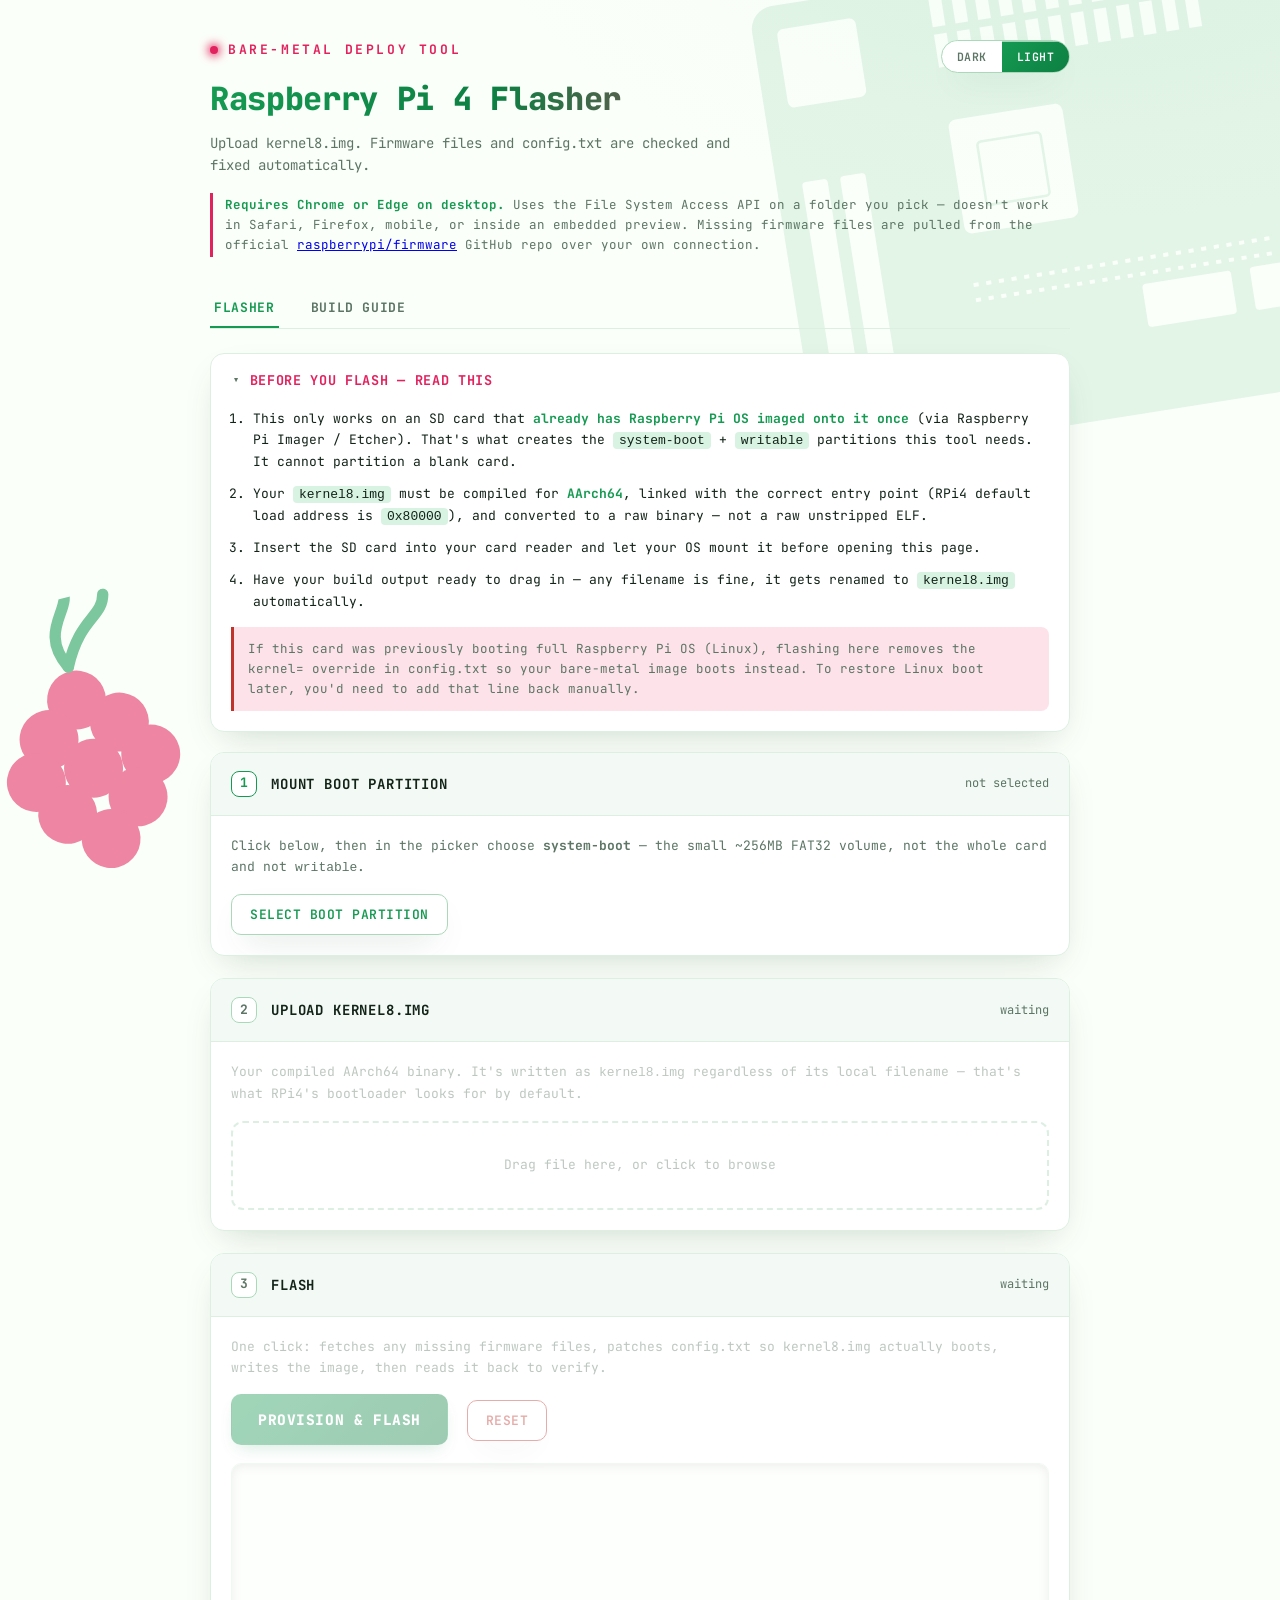
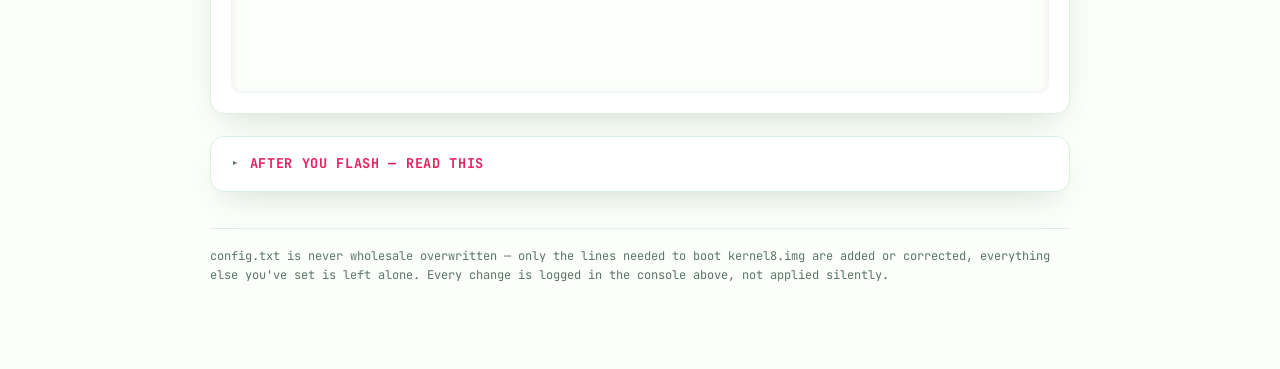
<file: Index.html>
<!DOCTYPE html>
<html lang="en">
<head>
<meta charset="UTF-8">
<meta name="viewport" content="width=device-width, initial-scale=1.0">
<title>Raspberry Pi 4 Flasher</title>
<link rel="preconnect" href="https://fonts.googleapis.com">
<link rel="preconnect" href="https://fonts.gstatic.com" crossorigin>
<link href="https://fonts.googleapis.com/css2?family=JetBrains+Mono:wght@400;500;600;700;800&display=swap" rel="stylesheet">
<style>
:root{ --radius: 14px; }
  html[data-theme="dark"]{
    --bg-a: #081109; --bg-b: #0a1a12;
    --panel: #101c14; --panel-2: #16251b;
    --border: #24382a; --border-lit: #365241;
    --text: #ecf7ef; --muted: #8aa892;
    --green: #3ee089; --green-strong: #16b866; --green-dim: #16381f; --green-text: #05170b;
    --pink: #ff5c8a; --pink-dim: #3a1524;
    --ok: #3ee089; --err: #ff6b6b;
    --shadow: 0 1px 0 rgba(255,255,255,.03) inset, 0 10px 30px -10px rgba(0,0,0,.55);
    --shadow-btn: 0 6px 16px -4px rgba(22,184,102,.45);
    --pcb-opacity: .16; --raspberry-opacity: .5;
  }
  html[data-theme="light"]{
    --bg-a: #fbfff9; --bg-b: #f2fbf5;
    --panel: #ffffff; --panel-2: #f3faf5;
    --border: #dcefe1; --border-lit: #a9d9b8;
    --text: #122318; --muted: #5c7565;
    --green: #159a52; --green-strong: #0d7f42; --green-dim: #d8f3e2; --green-text: #ffffff;
    --pink: #e2225e; --pink-dim: #fde2ea;
    --ok: #0d7f42; --err: #c0332b;
    --shadow: 0 1px 0 rgba(255,255,255,.6) inset, 0 14px 34px -14px rgba(21,71,42,.22);
    --shadow-btn: 0 8px 18px -6px rgba(13,127,66,.4);
    --pcb-opacity: .10; --raspberry-opacity: .55;
  }
  *{box-sizing:border-box;}
  html,body{margin:0;padding:0;}
  body{
    background: radial-gradient(1100px 700px at 85% -10%, var(--bg-b), var(--bg-a) 60%);
    color:var(--text);
    font-family: "JetBrains Mono", ui-monospace, "SF Mono", Menlo, Consolas, monospace;
    min-height:100vh; padding:40px 18px 90px; line-height:1.6; font-size:15.5px;
    transition: background .2s, color .2s; position:relative; overflow-x:hidden;
  }
  .bgart{position:fixed;inset:0;z-index:-1;pointer-events:none;overflow:hidden;}
  .bgart svg{position:absolute;}
  .pcb{top:-6%;right:-10%;width:640px;opacity:var(--pcb-opacity);transform:rotate(-9deg);}
  .raspberry{bottom:-4%;left:-6%;width:340px;opacity:var(--raspberry-opacity);transform:rotate(-14deg);}

  .wrap{max-width:860px;margin:0 auto;}

  header{margin-bottom:32px;}
  .top-row{display:flex;justify-content:space-between;align-items:flex-start;gap:16px;}
  .banner{font-size:13px;color:var(--pink);letter-spacing:.2em;display:flex;align-items:center;gap:10px;margin-bottom:12px;font-weight:700;}
  .banner .dot{width:8px;height:8px;border-radius:50%;background:var(--pink);box-shadow:0 0 10px 2px var(--pink);animation:pulse 2.2s ease-in-out infinite;}
  @keyframes pulse{0%,100%{opacity:1;}50%{opacity:.35;}}
  h1{font-size:32px;margin:0 0 8px;letter-spacing:-.01em;font-weight:800;
     background:linear-gradient(90deg, var(--green) 0%, var(--green-strong) 55%, var(--pink) 130%);
     -webkit-background-clip:text;background-clip:text;color:transparent;}
  .sub{color:var(--muted);font-size:14px;max-width:520px;}
  .platform-note{margin-top:16px;font-size:12.5px;color:var(--muted);border-left:3px solid var(--pink);padding:2px 0 2px 12px;}
  .platform-note b{color:var(--green);font-weight:700;}

  .theme-toggle{display:flex;border:1px solid var(--border-lit);border-radius:24px;overflow:hidden;flex-shrink:0;background:var(--panel);box-shadow:var(--shadow);}
  .theme-toggle button{border:none;border-radius:0;padding:8px 15px;font-size:11.5px;background:transparent;color:var(--muted);font-family:inherit;font-weight:600;cursor:pointer;letter-spacing:.04em;}
  .theme-toggle button.active{background:linear-gradient(135deg, var(--green), var(--green-strong));color:var(--green-text);}

  details.instructions{background:var(--panel);border:1px solid var(--border);border-radius:var(--radius);margin-bottom:20px;box-shadow:var(--shadow);}
  details.instructions summary{padding:16px 20px;cursor:pointer;font-size:13.5px;letter-spacing:.05em;text-transform:uppercase;color:var(--pink);list-style:none;display:flex;align-items:center;gap:10px;font-weight:700;}
  details.instructions summary::-webkit-details-marker{display:none;}
  details.instructions summary::before{content:"▸";transition:transform .15s;color:var(--muted);}
  details.instructions[open] summary::before{transform:rotate(90deg);}
  .instructions-body{padding:2px 20px 20px;font-size:13px;color:var(--text);}
  .instructions-body ol{margin:0;padding-left:22px;}
  .instructions-body li{margin-bottom:11px;}
  .instructions-body li b{color:var(--green);}
  .instructions-body code{background:var(--green-dim);padding:1px 6px;border-radius:4px;}
  .instructions-body .warn-line{margin-top:14px;padding:12px 14px;border-left:3px solid var(--err);color:var(--muted);font-size:12.5px;background:var(--pink-dim);border-radius:0 8px 8px 0;white-space:pre-wrap;}

  .step{background:var(--panel);border:1px solid var(--border);border-radius:var(--radius);margin-bottom:22px;overflow:hidden;box-shadow:var(--shadow);transition:transform .15s;}
  .step-head{display:flex;align-items:center;gap:14px;padding:18px 20px;border-bottom:1px solid var(--border);background:var(--panel-2);}
  .step-num{width:26px;height:26px;border-radius:8px;border:1px solid var(--border-lit);display:flex;align-items:center;justify-content:center;font-size:13px;color:var(--muted);flex-shrink:0;font-weight:700;background:var(--panel);}
  .step.active .step-num{border-color:var(--green);color:var(--green);}
  .step.done .step-num{background:linear-gradient(135deg, var(--green), var(--green-strong));border-color:var(--green);color:var(--green-text);}
  .step-title{font-size:14px;letter-spacing:.06em;text-transform:uppercase;color:var(--text);font-weight:700;}
  .step-status{margin-left:auto;font-size:12px;color:var(--muted);}
  .step-body{padding:20px;}
  .step-body.disabled{opacity:.4;pointer-events:none;}
  p.help{color:var(--muted);font-size:13px;margin:0 0 16px;}

  button{font-family:inherit;font-size:13px;letter-spacing:.04em;background:var(--panel);color:var(--green);border:1px solid var(--border-lit);padding:11px 18px;border-radius:10px;cursor:pointer;text-transform:uppercase;font-weight:600;transition:transform .12s, box-shadow .12s, background .15s;box-shadow:var(--shadow);}
  button:hover:not(:disabled){transform:translateY(-2px);border-color:var(--green);}
  button:active:not(:disabled){transform:translateY(0);}
  button:disabled{opacity:.35;cursor:not-allowed;}
  button.primary{background:linear-gradient(135deg, var(--green), var(--green-strong));color:var(--green-text);border-color:transparent;font-weight:800;padding:15px 26px;font-size:14.5px;box-shadow:var(--shadow-btn);}
  button.primary:hover:not(:disabled){transform:translateY(-3px);box-shadow:0 14px 26px -8px rgba(22,184,102,.55);}
  button.danger{color:var(--err);border-color:var(--err);background:var(--panel);}
  button.danger:hover:not(:disabled){background:var(--pink-dim);}

  table.map{width:100%;border-collapse:collapse;font-size:12.5px;margin-top:16px;}
  table.map th{text-align:left;color:var(--muted);font-weight:600;font-size:10.5px;letter-spacing:.08em;text-transform:uppercase;padding:7px 9px;border-bottom:1px solid var(--border);}
  table.map td{padding:7px 9px;border-bottom:1px solid var(--border);color:var(--text);}
  table.map tr:last-child td{border-bottom:none;}
  table.map .idx{color:var(--pink);}
  .badge{display:inline-block;font-size:11px;padding:5px 10px;border-radius:20px;letter-spacing:.05em;text-transform:uppercase;margin-top:14px;margin-right:6px;font-weight:700;}
  .badge.ok{background:var(--green-dim);color:var(--green);}
  .badge.warn{background:var(--pink-dim);color:var(--pink);}

  .drop{border:2px dashed var(--border-lit);border-radius:12px;padding:32px;text-align:center;color:var(--muted);font-size:13px;cursor:pointer;transition:border-color .15s, background .15s, transform .12s;}
  .drop:hover, .drop.drag{border-color:var(--green);background:var(--green-dim);color:var(--text);transform:translateY(-2px);}
  .drop input{display:none;}
  .file-meta{margin-top:16px;font-size:13px;}
  .file-meta .row{display:flex;justify-content:space-between;padding:7px 0;border-bottom:1px solid var(--border);}
  .file-meta .row:last-child{border-bottom:none;}
  .file-meta .k{color:var(--muted);}
  .file-meta .v{color:var(--text);word-break:break-all;text-align:right;max-width:70%;}

  .console{background:var(--bg-a);border:1px solid var(--border);border-radius:10px;padding:16px 18px;font-size:12.5px;height:230px;overflow-y:auto;margin-top:18px;box-shadow:0 2px 10px rgba(0,0,0,.15) inset;}
  .console .line{margin-bottom:5px;white-space:pre-wrap;word-break:break-all;}
  .console .ok{color:var(--ok);}
  .console .err{color:var(--err);}
  .console .info{color:var(--muted);}
  .console .cmd{color:var(--pink);}
  .console .warn{color:#c58a1c;}

  footer{margin-top:36px;color:var(--muted);font-size:12px;border-top:1px solid var(--border);padding-top:18px;}
  footer a{color:var(--green);}


  .tabbar{display:flex;gap:8px;margin-bottom:24px;border-bottom:1px solid var(--border);}
  .tab-btn{background:transparent;border:none;box-shadow:none;color:var(--muted);font-size:13px;padding:10px 4px;margin-right:20px;border-radius:0;border-bottom:2px solid transparent;text-transform:uppercase;letter-spacing:.05em;font-weight:700;}
  .tab-btn:hover{transform:none;color:var(--text);border-color:var(--border-lit);background:transparent;}
  .tab-btn.active{color:var(--green);border-bottom-color:var(--green);}
  .codeblock{background:var(--bg-a);border:1px solid var(--border);border-radius:10px;padding:14px 16px;font-size:12.5px;overflow-x:auto;margin:10px 0 18px;white-space:pre;box-shadow:0 2px 10px rgba(0,0,0,.15) inset;color:var(--text);}
</style>
</head>
<body>

<div class="bgart">
  <svg class="pcb" viewBox="0 0 500 380" xmlns="http://www.w3.org/2000/svg">
    <rect x="10" y="10" width="480" height="360" rx="18" fill="currentColor" style="color:var(--green)"/>
    <rect x="30" y="30" width="60" height="60" rx="4" fill="var(--bg-a)"/>
    <rect x="30" y="30" width="60" height="60" rx="4" fill="none" stroke="var(--bg-a)" stroke-width="2"/>
    <g fill="var(--bg-a)">
      <rect x="150" y="20" width="10" height="26"/><rect x="168" y="20" width="10" height="26"/>
      <rect x="186" y="20" width="10" height="26"/><rect x="204" y="20" width="10" height="26"/>
      <rect x="222" y="20" width="10" height="26"/><rect x="240" y="20" width="10" height="26"/>
      <rect x="258" y="20" width="10" height="26"/><rect x="276" y="20" width="10" height="26"/>
      <rect x="294" y="20" width="10" height="26"/><rect x="312" y="20" width="10" height="26"/>
      <rect x="330" y="20" width="10" height="26"/><rect x="348" y="20" width="10" height="26"/>
      <rect x="150" y="52" width="10" height="26"/><rect x="168" y="52" width="10" height="26"/>
      <rect x="186" y="52" width="10" height="26"/><rect x="204" y="52" width="10" height="26"/>
      <rect x="222" y="52" width="10" height="26"/><rect x="240" y="52" width="10" height="26"/>
      <rect x="258" y="52" width="10" height="26"/><rect x="276" y="52" width="10" height="26"/>
      <rect x="294" y="52" width="10" height="26"/><rect x="312" y="52" width="10" height="26"/>
      <rect x="330" y="52" width="10" height="26"/><rect x="348" y="52" width="10" height="26"/>
    </g>
    <rect x="150" y="120" width="90" height="90" rx="6" fill="var(--bg-a)"/>
    <rect x="170" y="140" width="50" height="50" rx="3" fill="none" stroke="var(--green)" stroke-width="2"/>
    <rect x="30" y="150" width="20" height="150" rx="3" fill="var(--bg-a)"/>
    <rect x="60" y="150" width="20" height="150" rx="3" fill="var(--bg-a)"/>
    <rect x="280" y="270" width="70" height="34" rx="3" fill="var(--bg-a)"/>
    <rect x="365" y="270" width="46" height="34" rx="3" fill="var(--bg-a)"/>
    <rect x="425" y="150" width="34" height="60" rx="3" fill="var(--bg-a)"/>
    <path d="M150 250 h240 M150 262 h240" stroke="var(--bg-a)" stroke-width="3" stroke-dasharray="4 6"/>
  </svg>

  <svg class="raspberry" viewBox="0 0 300 300" xmlns="http://www.w3.org/2000/svg">
    <g fill="var(--pink)">
      <circle cx="150" cy="90" r="26"/>
      <circle cx="118" cy="118" r="26"/>
      <circle cx="182" cy="118" r="26"/>
      <circle cx="98" cy="152" r="26"/>
      <circle cx="150" cy="152" r="26"/>
      <circle cx="202" cy="152" r="26"/>
      <circle cx="118" cy="186" r="26"/>
      <circle cx="182" cy="186" r="26"/>
      <circle cx="150" cy="216" r="26"/>
    </g>
    <path d="M150 60 C 130 20, 170 10, 160 -10" stroke="var(--green)" stroke-width="10" fill="none" stroke-linecap="round"/>
    <path d="M150 60 C170 20, 190 25, 195 5" stroke="var(--green)" stroke-width="10" fill="none" stroke-linecap="round"/>
  </svg>
</div>

<div class="wrap">

  <header>
    <div class="top-row">
      <div>
        <div class="banner"><span class="dot"></span>BARE-METAL DEPLOY TOOL</div>
        <h1>Raspberry Pi 4 Flasher</h1>
        <div class="sub">Upload kernel8.img. Firmware files and config.txt are checked and fixed automatically.</div>
      </div>
      <div class="theme-toggle">
        <button id="btnDark">Dark</button>
        <button id="btnLight">Light</button>
      </div>
    </div>
    <div class="platform-note">
      <b>Requires Chrome or Edge on desktop.</b> Uses the File System Access API on a folder you pick — doesn't work in Safari, Firefox, mobile, or inside an embedded preview. Missing firmware files are pulled from the official <a href="https://github.com/raspberrypi/firmware" target="_blank" rel="noopener">raspberrypi/firmware</a> GitHub repo over your own connection.
    </div>
  </header>

  <div class="tabbar">
    <button class="tab-btn active" id="tabBtnFlasher">Flasher</button>
    <button class="tab-btn" id="tabBtnGuide">Build Guide</button>
  </div>

  <div id="panelFlasher">

  <details class="instructions" open>
    <summary>Before you flash — read this</summary>
    <div class="instructions-body">
      <ol>
        <li>This only works on an SD card that <b>already has Raspberry Pi OS imaged onto it once</b> (via Raspberry Pi Imager / Etcher). That's what creates the <code>system-boot</code> + <code>writable</code> partitions this tool needs. It cannot partition a blank card.</li>
        <li>Your <code>kernel8.img</code> must be compiled for <b>AArch64</b>, linked with the correct entry point (RPi4 default load address is <code>0x80000</code>), and converted to a raw binary — not a raw unstripped ELF.</li>
        <li>Insert the SD card into your card reader and let your OS mount it before opening this page.</li>
        <li>Have your build output ready to drag in — any filename is fine, it gets renamed to <code>kernel8.img</code> automatically.</li>
      </ol>
      <div class="warn-line">If this card was previously booting full Raspberry Pi OS (Linux), flashing here removes the kernel= override in config.txt so your bare-metal image boots instead. To restore Linux boot later, you'd need to add that line back manually.</div>
    </div>
  </details>

  <!-- STEP 1 -->
  <div class="step active" id="step1">
    <div class="step-head">
      <div class="step-num">1</div>
      <div class="step-title">Mount boot partition</div>
      <div class="step-status" id="s1status">not selected</div>
    </div>
    <div class="step-body">
      <p class="help">Click below, then in the picker choose <b>system-boot</b> — the small ~256MB FAT32 volume, not the whole card and not <code>writable</code>.</p>
      <button id="btnSelectDir">Select boot partition</button>
      <div id="dirResult"></div>
    </div>
  </div>

  <!-- STEP 2 -->
  <div class="step" id="step2">
    <div class="step-head">
      <div class="step-num">2</div>
      <div class="step-title">Upload kernel8.img</div>
      <div class="step-status" id="s2status">waiting</div>
    </div>
    <div class="step-body disabled" id="step2body">
      <p class="help">Your compiled AArch64 binary. It's written as <code>kernel8.img</code> regardless of its local filename — that's what RPi4's bootloader looks for by default.</p>
      <div class="drop" id="dropZone">
        Drag file here, or click to browse
        <input type="file" id="fileInput">
      </div>
      <div class="file-meta" id="fileMeta" style="display:none;"></div>
    </div>
  </div>

  <!-- STEP 3 -->
  <div class="step" id="step3">
    <div class="step-head">
      <div class="step-num">3</div>
      <div class="step-title">Flash</div>
      <div class="step-status" id="s3status">waiting</div>
    </div>
    <div class="step-body disabled" id="step3body">
      <p class="help">One click: fetches any missing firmware files, patches config.txt so kernel8.img actually boots, writes the image, then reads it back to verify.</p>
      <button class="primary" id="btnFlash">Provision &amp; flash</button>
      <button class="danger" id="btnReset" style="margin-left:10px;">Reset</button>
      <div class="console" id="consoleLog"></div>
    </div>
  </div>

  <details class="instructions" id="afterPanel">
    <summary>After you flash — read this</summary>
    <div class="instructions-body">
      <ol>
        <li><b>Eject the SD card properly</b> through your OS before pulling it — don't unplug it while it's still mounted.
          <div class="warn-line">Linux:
udisksctl unmount -b /dev/sdX1
udisksctl unmount -b /dev/sdX2
udisksctl power-off -b /dev/sdX</div>
        </li>
        <li>Insert the card into the Pi 4 and power it on.</li>
        <li>If <code>enable_uart=1</code> is set (the tool ensures this), connect a USB-to-serial adapter to <b>GPIO14 (TX)</b>, <b>GPIO15 (RX)</b>, and <b>GND</b>, then open a serial terminal at <b>115200 baud</b> to see boot output.</li>
        <li>If it doesn't boot: double check the linker script's entry point / load address, confirm the file is a raw binary (not ELF), and confirm <code>arm_64bit=1</code> is in config.txt.</li>
      </ol>
    </div>
  </details>

  <footer>
    config.txt is never wholesale overwritten — only the lines needed to boot kernel8.img are added or corrected, everything else you've set is left alone. Every change is logged in the console above, not applied silently.
  </footer>

  </div><!-- /panelFlasher -->

  <div id="panelGuide" style="display:none;">

    <div class="step">
      <div class="step-head">
        <div class="step-num">1</div>
        <div class="step-title">Install the compiler</div>
      </div>
      <div class="step-body">
        <p class="help">The ARM bare-metal toolchain — targets AArch64 with no OS/libc assumptions. Use this, not <code>aarch64-linux-gnu-gcc</code>, which assumes a Linux target.</p>
        <div class="codeblock">sudo apt update
sudo apt install gcc-aarch64-none-elf</div>
      </div>
    </div>

    <div class="step">
      <div class="step-head">
        <div class="step-num">2</div>
        <div class="step-title">Entry point — start.S</div>
      </div>
      <div class="step-body">
        <p class="help">Sets up the stack and jumps into your C code.</p>
        <div class="codeblock">.section ".text.boot"
.global _start
_start:
    ldr x0, =0x80000
    mov sp, x0
    bl main
hang: b hang</div>
      </div>
    </div>

    <div class="step">
      <div class="step-head">
        <div class="step-num">3</div>
        <div class="step-title">Linker script — linker.ld</div>
      </div>
      <div class="step-body">
        <p class="help">Places your code at <code>0x80000</code> — the RPi4 default load address.</p>
        <div class="codeblock">ENTRY(_start)
SECTIONS
{
    . = 0x80000;
    .text : { *(.text.boot) *(.text*) }
    .rodata : { *(.rodata*) }
    .data : { *(.data*) }
    .bss : { *(.bss*) }
}</div>
      </div>
    </div>

    <div class="step">
      <div class="step-head">
        <div class="step-num">4</div>
        <div class="step-title">Your code — main.c</div>
      </div>
      <div class="step-body">
        <p class="help">Replace the body with your actual driver/application code.</p>
        <div class="codeblock">void main(void) {
    while (1) { }
}</div>
      </div>
    </div>

    <div class="step">
      <div class="step-head">
        <div class="step-num">5</div>
        <div class="step-title">Compile, link, convert</div>
      </div>
      <div class="step-body">
        <p class="help"><code>-mgeneral-regs-only</code> matters — without it GCC may emit NEON/FP instructions, and those registers aren't safe to use until you've explicitly enabled and saved FP/SIMD state in bare-metal code.</p>
        <div class="codeblock">aarch64-none-elf-gcc -ffreestanding -mgeneral-regs-only -c start.S -o start.o
aarch64-none-elf-gcc -ffreestanding -mgeneral-regs-only -O2 -c main.c -o main.o
aarch64-none-elf-ld -T linker.ld -o kernel8.elf start.o main.o
aarch64-none-elf-objcopy -O binary kernel8.elf kernel8.img</div>
        <p class="help" style="margin-bottom:0;"><code>kernel8.img</code> is the raw binary the flasher tool needs — not the <code>.elf</code>. Switch back to the <b>Flasher</b> tab above once you have it.</p>
      </div>
    </div>

    <footer>
      Questions about a specific build error aren't covered here — this is just the install + minimal skeleton to get a bootable image out the door.
    </footer>

  </div><!-- /panelGuide -->

</div>

<script>
const html = document.documentElement;
function setTheme(t){
  html.setAttribute('data-theme', t);
  document.getElementById('btnDark').classList.toggle('active', t==='dark');
  document.getElementById('btnLight').classList.toggle('active', t==='light');
}
const prefersDark = window.matchMedia && window.matchMedia('(prefers-color-scheme: dark)').matches;
setTheme(prefersDark ? 'dark' : 'light');
document.getElementById('btnDark').addEventListener('click', () => setTheme('dark'));
document.getElementById('btnLight').addEventListener('click', () => setTheme('light'));

const panelFlasher = document.getElementById('panelFlasher');
const panelGuide = document.getElementById('panelGuide');
const tabBtnFlasher = document.getElementById('tabBtnFlasher');
const tabBtnGuide = document.getElementById('tabBtnGuide');
tabBtnFlasher.addEventListener('click', () => {
  panelFlasher.style.display = '';
  panelGuide.style.display = 'none';
  tabBtnFlasher.classList.add('active');
  tabBtnGuide.classList.remove('active');
});
tabBtnGuide.addEventListener('click', () => {
  panelFlasher.style.display = 'none';
  panelGuide.style.display = '';
  tabBtnGuide.classList.add('active');
  tabBtnFlasher.classList.remove('active');
});

let dirHandle = null;
let sourceFile = null;
let sourceHash = null;

const $ = id => document.getElementById(id);
const log = (msg, cls='info') => {
  const c = $('consoleLog');
  const line = document.createElement('div');
  line.className = 'line ' + cls;
  line.textContent = msg;
  c.appendChild(line);
  c.scrollTop = c.scrollHeight;
};

function setStepState(n, state, statusText){
  const step = $('step'+n);
  step.classList.remove('active','done');
  if(state) step.classList.add(state);
  if(statusText !== undefined) $('s'+n+'status').textContent = statusText;
}
function enableStep(n){
  const body = document.querySelector('#step'+n+' .step-body');
  if(body) body.classList.remove('disabled');
  setStepState(n, 'active');
}

async function sha256(blob){
  const buf = await blob.arrayBuffer();
  const hash = await crypto.subtle.digest('SHA-256', buf);
  return Array.from(new Uint8Array(hash)).map(b=>b.toString(16).padStart(2,'0')).join('');
}
function fmtBytes(n){
  if(n < 1024) return n + ' B';
  if(n < 1024*1024) return (n/1024).toFixed(1) + ' KB';
  return (n/(1024*1024)).toFixed(2) + ' MB';
}

const FIRMWARE_BASE = 'https://raw.githubusercontent.com/raspberrypi/firmware/master/boot/';
const REQUIRED_FIRMWARE = ['bootcode.bin', 'start4.elf', 'fixup4.dat'];
const DEFAULT_CONFIG =
`# Generated by Raspberry Pi 4 Flasher — bare-metal defaults
arm_64bit=1
enable_uart=1
`;

$('btnSelectDir').addEventListener('click', async () => {
  if(!window.showDirectoryPicker){
    $('dirResult').innerHTML = '<div class="badge warn">This browser does not support the File System Access API. Use Chrome or Edge on desktop.</div>';
    return;
  }
  try{
    dirHandle = await window.showDirectoryPicker({ mode: 'readwrite' });
  }catch(e){ return; }

  const entries = [];
  for await (const [name, handle] of dirHandle.entries()){
    let size = '';
    if(handle.kind === 'file'){
      try{ const f = await handle.getFile(); size = fmtBytes(f.size); }catch(_){}
    }
    entries.push({name, kind: handle.kind, size});
  }
  entries.sort((a,b) => a.name.localeCompare(b.name));

  let html2 = '<table class="map"><thead><tr><th>#</th><th>name</th><th>size</th></tr></thead><tbody>';
  entries.forEach((e,i) => {
    html2 += `<tr><td class="idx">${i.toString().padStart(2,'0')}</td><td>${e.name}${e.kind==='directory'?'/':''}</td><td>${e.size}</td></tr>`;
  });
  html2 += '</tbody></table>';

  const names = entries.map(e => e.name.toLowerCase());
  const missingFw = REQUIRED_FIRMWARE.filter(f => !names.includes(f));
  const hasConfig = names.includes('config.txt');

  if(missingFw.length === 0 && hasConfig){
    html2 += '<div class="badge ok">All required boot files present</div>';
  } else {
    if(missingFw.length) html2 += `<div class="badge warn">missing: ${missingFw.join(', ')}</div>`;
    if(!hasConfig) html2 += `<div class="badge warn">missing: config.txt</div>`;
    html2 += `<div class="badge ok">will be provisioned automatically on flash</div>`;
  }

  $('dirResult').innerHTML = html2;
  setStepState(1, 'done', dirHandle.name || 'mounted');
  enableStep(2);
  log(`mounted: ${dirHandle.name} (${entries.length} entries)`, 'ok');
});

const dropZone = $('dropZone');
dropZone.addEventListener('click', () => $('fileInput').click());
['dragenter','dragover'].forEach(ev => dropZone.addEventListener(ev, e => { e.preventDefault(); dropZone.classList.add('drag'); }));
['dragleave','drop'].forEach(ev => dropZone.addEventListener(ev, e => { e.preventDefault(); dropZone.classList.remove('drag'); }));
dropZone.addEventListener('drop', e => { if(e.dataTransfer.files.length) handleFile(e.dataTransfer.files[0]); });
$('fileInput').addEventListener('change', e => { if(e.target.files.length) handleFile(e.target.files[0]); });

async function handleFile(file){
  sourceFile = file;
  $('fileMeta').style.display = 'block';
  $('fileMeta').innerHTML = `
    <div class="row"><span class="k">source name</span><span class="v">${file.name}</span></div>
    <div class="row"><span class="k">writes as</span><span class="v">kernel8.img</span></div>
    <div class="row"><span class="k">size</span><span class="v">${fmtBytes(file.size)}</span></div>
    <div class="row"><span class="k">sha-256</span><span class="v">computing…</span></div>
  `;
  sourceHash = await sha256(file);
  $('fileMeta').querySelectorAll('.row .v')[3].textContent = sourceHash;
  setStepState(2, 'done', file.name);
  log(`loaded ${file.name} — ${fmtBytes(file.size)}, sha256 ${sourceHash.slice(0,16)}…`, 'info');
  enableStep(3);
}

async function fileExists(dir, name){
  try{ await dir.getFileHandle(name, {create:false}); return true; }catch(_){ return false; }
}
async function readTextFile(dir, name){
  const h = await dir.getFileHandle(name, {create:false});
  const f = await h.getFile();
  return await f.text();
}
async function writeFile(dir, name, blobOrText){
  const h = await dir.getFileHandle(name, {create:true});
  const w = await h.createWritable();
  await w.write(blobOrText);
  await w.close();
  return h;
}

function patchConfig(existingText){
  const lines = existingText.split(/\r?\n/);
  const changes = [];
  let arm64Idx = -1, hasUart = false, kernelIdx = -1;
  lines.forEach((line,i) => {
    const t = line.trim();
    if(/^arm_64bit\s*=/.test(t)) arm64Idx = i;
    if(/^enable_uart\s*=\s*1/.test(t)) hasUart = true;
    if(/^kernel\s*=/.test(t)) kernelIdx = i;
  });
  if(arm64Idx >= 0){
    if(!/^arm_64bit\s*=\s*1\s*$/.test(lines[arm64Idx].trim())){
      changes.push(`arm_64bit: "${lines[arm64Idx].trim()}" -> "arm_64bit=1"`);
      lines[arm64Idx] = 'arm_64bit=1';
    }
  } else {
    lines.push('arm_64bit=1');
    changes.push('added arm_64bit=1');
  }
  if(!hasUart){
    lines.push('enable_uart=1');
    changes.push('added enable_uart=1');
  }
  if(kernelIdx >= 0 && lines[kernelIdx].trim() !== 'kernel=kernel8.img'){
    changes.push(`removed override "${lines[kernelIdx].trim()}" (kernel8.img is picked up automatically once arm_64bit=1)`);
    lines.splice(kernelIdx, 1);
  }
  return { text: lines.filter((l,i,arr)=> !(l.trim()==='' && arr[i-1] && arr[i-1].trim()==='')).join('\n'), changes };
}

async function provisionBootPartition(){
  const names = [];
  for await (const [name] of dirHandle.entries()) names.push(name.toLowerCase());

  const missingFw = REQUIRED_FIRMWARE.filter(f => !names.includes(f));
  if(missingFw.length){
    const ok = confirm(`Missing firmware file(s): ${missingFw.join(', ')}.\n\nFetch them from the official raspberrypi/firmware GitHub repo and write them to the boot partition?`);
    if(!ok){
      log('skipped firmware provisioning — boot partition may not boot without these', 'warn');
    } else {
      for(const fname of missingFw){
        try{
          log(`fetching ${fname} from raspberrypi/firmware…`, 'cmd');
          const res = await fetch(FIRMWARE_BASE + fname);
          if(!res.ok) throw new Error(`HTTP ${res.status}`);
          const blob = await res.blob();
          await writeFile(dirHandle, fname, blob);
          log(`wrote ${fname} (${fmtBytes(blob.size)})`, 'ok');
        }catch(e){
          log(`failed to fetch/write ${fname}: ${e.message}`, 'err');
        }
      }
    }
  } else {
    log('firmware files present, nothing to fetch', 'info');
  }

  let configText = '';
  let hadConfig = false;
  if(await fileExists(dirHandle, 'config.txt')){
    hadConfig = true;
    configText = await readTextFile(dirHandle, 'config.txt');
  }
  if(!hadConfig){
    await writeFile(dirHandle, 'config.txt', DEFAULT_CONFIG);
    log('config.txt not found — wrote default (arm_64bit=1, enable_uart=1)', 'ok');
  } else {
    const { text, changes } = patchConfig(configText);
    if(changes.length){
      await writeFile(dirHandle, 'config.txt', text);
      changes.forEach(c => log(`config.txt: ${c}`, 'ok'));
    } else {
      log('config.txt already correct — left untouched', 'info');
    }
  }
}

$('btnFlash').addEventListener('click', async () => {
  if(!dirHandle || !sourceFile){
    log('missing boot partition or source file', 'err');
    return;
  }
  $('btnFlash').disabled = true;
  try{
    log('> provisioning boot partition…', 'cmd');
    await provisionBootPartition();

    log(`> writing ${sourceFile.name} -> kernel8.img (${fmtBytes(sourceFile.size)})`, 'cmd');
    const exists = await fileExists(dirHandle, 'kernel8.img');
    if(exists){
      const ok = confirm('kernel8.img already exists on the boot partition. Overwrite it?');
      if(!ok){ log('flash cancelled by user', 'info'); $('btnFlash').disabled = false; return; }
    }
    const fileHandle = await writeFile(dirHandle, 'kernel8.img', sourceFile);
    log('write complete, verifying…', 'info');

    const written = await fileHandle.getFile();
    const writtenHash = await sha256(written);

    if(writtenHash === sourceHash && written.size === sourceFile.size){
      log(`verified: sha256 match, ${fmtBytes(written.size)} written`, 'ok');
      log('boot partition ready. Eject the SD card and boot the Pi.', 'ok');
      setStepState(3, 'done', 'flashed ✓');
      document.getElementById('afterPanel').open = true;
      document.getElementById('afterPanel').scrollIntoView({behavior:'smooth', block:'nearest'});
    } else {
      log(`verification FAILED — expected ${sourceHash.slice(0,12)}…, got ${writtenHash.slice(0,12)}…`, 'err');
      setStepState(3, null, 'verify failed');
    }
  }catch(e){
    log(`error: ${e.message}`, 'err');
    setStepState(3, null, 'error');
  }finally{
    $('btnFlash').disabled = false;
  }
});

$('btnReset').addEventListener('click', () => location.reload());
</script>
</body>
</html>
</file>
